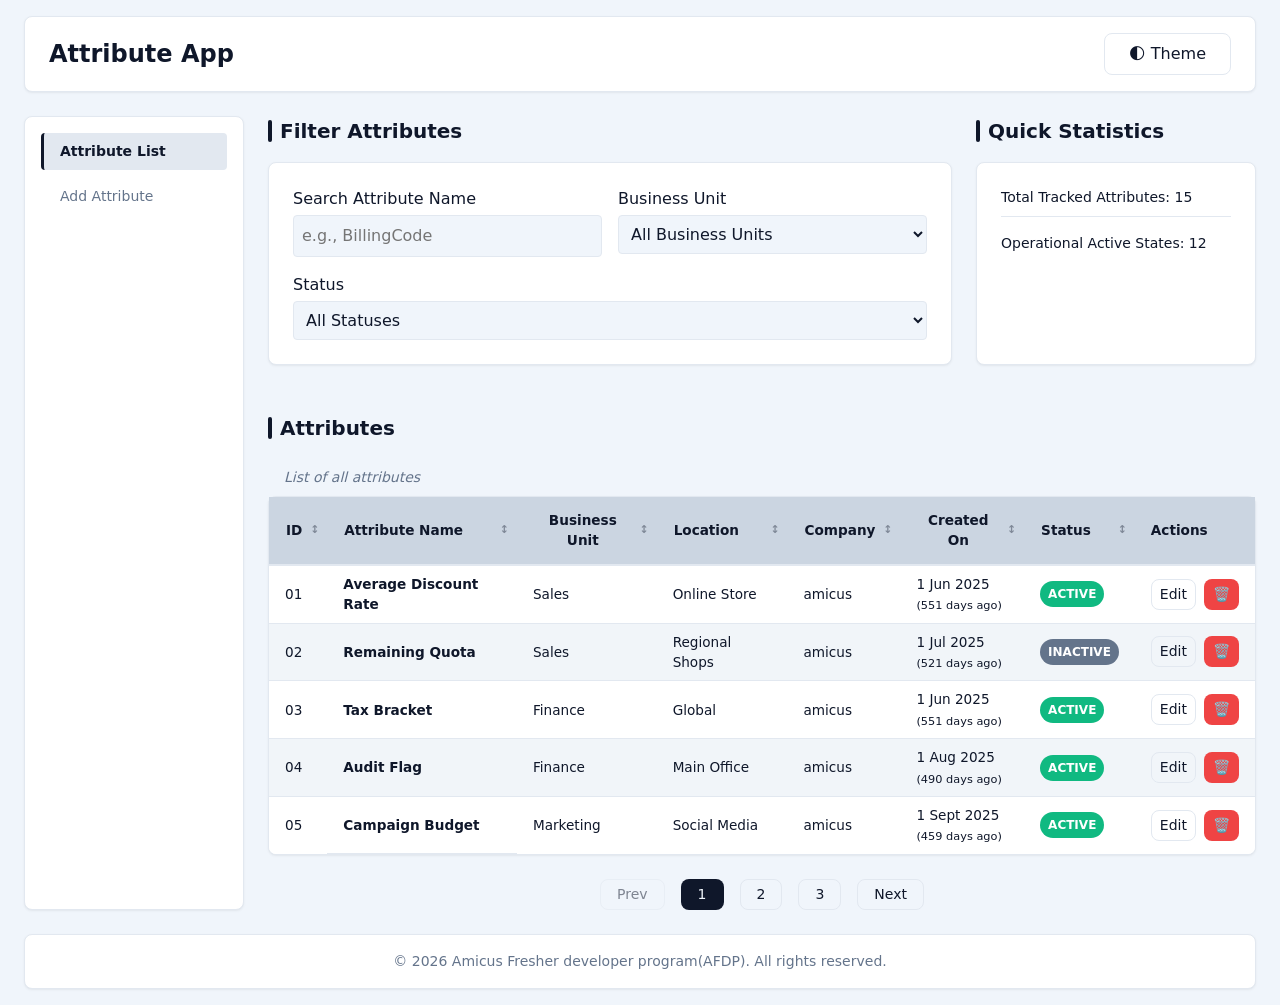
<file: index.html>
<!doctype html>
<html lang="en">

<head>
  <meta charset="UTF-8" />
  <meta name="viewport" content="width=device-width, initial-scale=1.0" />

  <!--SEO and Identity-->
  <title>Attribute App</title>
  <meta name="description" content="A semantic, fully accessible attribute app for AFDP." />
  <link rel="canonical" href="http://localhost:5500/index.html" />
  <meta name="theme-color" content="#ffffff" />

  <!--Open Graph -->
  <meta property="og:title" content="Attribute App" />
  <meta property="og:description" content="A semantic, fully accessible attribute app for AFDP." />
  <meta property="og:type" content="website" />

  <!-- Link and Favicon -->
  <link rel="icon" href="./assets/favicon.ico" />
  <link rel="icon" href="./assets/icon.svg" />
  <link rel="apple-touch-icon" href="./assets/apple-touch-icon.png" />

  <!-- Main Stylesheet -->
  <link rel="stylesheet" href="./css/main.css" />
  <script type="module" defer src="./js/main.js"></script>
</head>

<body>
  <!-- Accessibility Landmark: The Skip-Link allows keyboard users to jump to main content -->
  <a href="#main-content" class="skip-link sr-only">Skip to main content</a>

  <!-- Header Landmark -->
  <header role="banner">
    <h1>Attribute App</h1>
    <button id="theme-toggle" class="btn btn--ghost" aria-label="Toggle theme">🌓 Theme</button>
  </header>
  <!-- Primary Navigation Landmark -->
  <nav role="navigation" aria-label="Primary">
    <ul>
      <li>
        <a href="index.html" aria-current="page">Attribute List</a>
      </li>
      <li>
        <a href="add-attribute.html">Add Attribute</a>
      </li>
    </ul>
  </nav>

  <!-- Main Landmark -->
  <main id="main-content">
    <div id="results-status" class="sr-only" aria-live="polite"></div>
    <!-- Section 1: Filtering Attributes -->
    <section aria-labelledby="filter-heading">
      <h2 id="filter-heading">Filter Attributes</h2>

      <!-- Search Landmark Role for Form Filters -->
      <form role="search" method="get" action="index.html" aria-label="Filter attributes">
        <div class="form-field">
          <label class="form-field__label" for="search-term">Search Attribute Name</label>
          <input class="form-field__input" type="search" id="search-term" name="q" inputmode="search" autocomplete="off"
            placeholder="e.g., BillingCode" />
        </div>

        <div class="form-field">
          <label class="form-field__label" for="filter-business-unit">Business Unit</label>
          <select class="form-field__input" id="filter-business-unit" name="businessUnit">
            <option value="">All Business Units</option>
            <option value="sales">Sales</option>
            <option value="finance">Finance</option>
            <option value="marketing">Marketing</option>
          </select>
        </div>

        <div class="form-field">
          <label class="form-field__label" for="filter-status">Status</label>
          <select class="form-field__input" id="filter-status" name="status">
            <option value="">All Statuses</option>
            <option value="active">Active Only</option>
            <option value="inactive">Inactive Only</option>
          </select>
        </div>
      </form>
    </section>

    <!-- Section 2: Core Data Content -->
    <section aria-labelledby="data-heading">
      <h2 id="data-heading">Attributes</h2>

      <!--Table for displaying attributes-->
      <table class="table">
        <caption>
          List of all attributes
        </caption>
        <thead>
          <tr>
            <!-- Added IDs for the headers attribute mapping in the Actions column -->
            <th id="column-id" scope="col" aria-sort="none">
              <button type="button" class="btn btn--ghost">ID</button>
            </th>
            <th id="column-name" scope="col" aria-sort="none">
              <button type="button" class="btn btn--ghost">Attribute Name</button>
            </th>
            <th id="column-business-unit" scope="col" aria-sort="none">
              <button type="button" class="btn btn--ghost">Business Unit</button>
            </th>
            <th id="column-location" scope="col" aria-sort="none">
              <button type="button" class="btn btn--ghost">Location</button>
            </th>
            <th id="column-company" scope="col" aria-sort="none">
              <button type="button" class="btn btn--ghost">Company</button>
            </th>
            <th id="column-created-on" scope="col" aria-sort="none">
              <button type="button" class="btn btn--ghost">Created On</button>
            </th>
            <th id="column-status" scope="col" aria-sort="none">
              <button type="button" class="btn btn--ghost">Status</button>
            </th>
            <th id="column-actions" scope="col">Actions</th>
          </tr>
        </thead>
        <tbody aria-live="polite">
        </tbody>
      </table>
    </section>

    <aside aria-labelledby="stats-heading">
      <h2 id="stats-heading">Quick Statistics</h2>
      <div class="stats-card">
        <ul>
          <li id="statistic-total">Total Tracked Attributes: 0</li>
          <li id="statistic-active">Operational Active States: 0</li>
        </ul>
      </div>
    </aside>
  </main>
  <footer role="contentinfo">
    <p>
      &copy; 2026 Amicus Fresher developer program(AFDP). All rights reserved.
    </p>
  </footer>
</body>

</html>
</file>
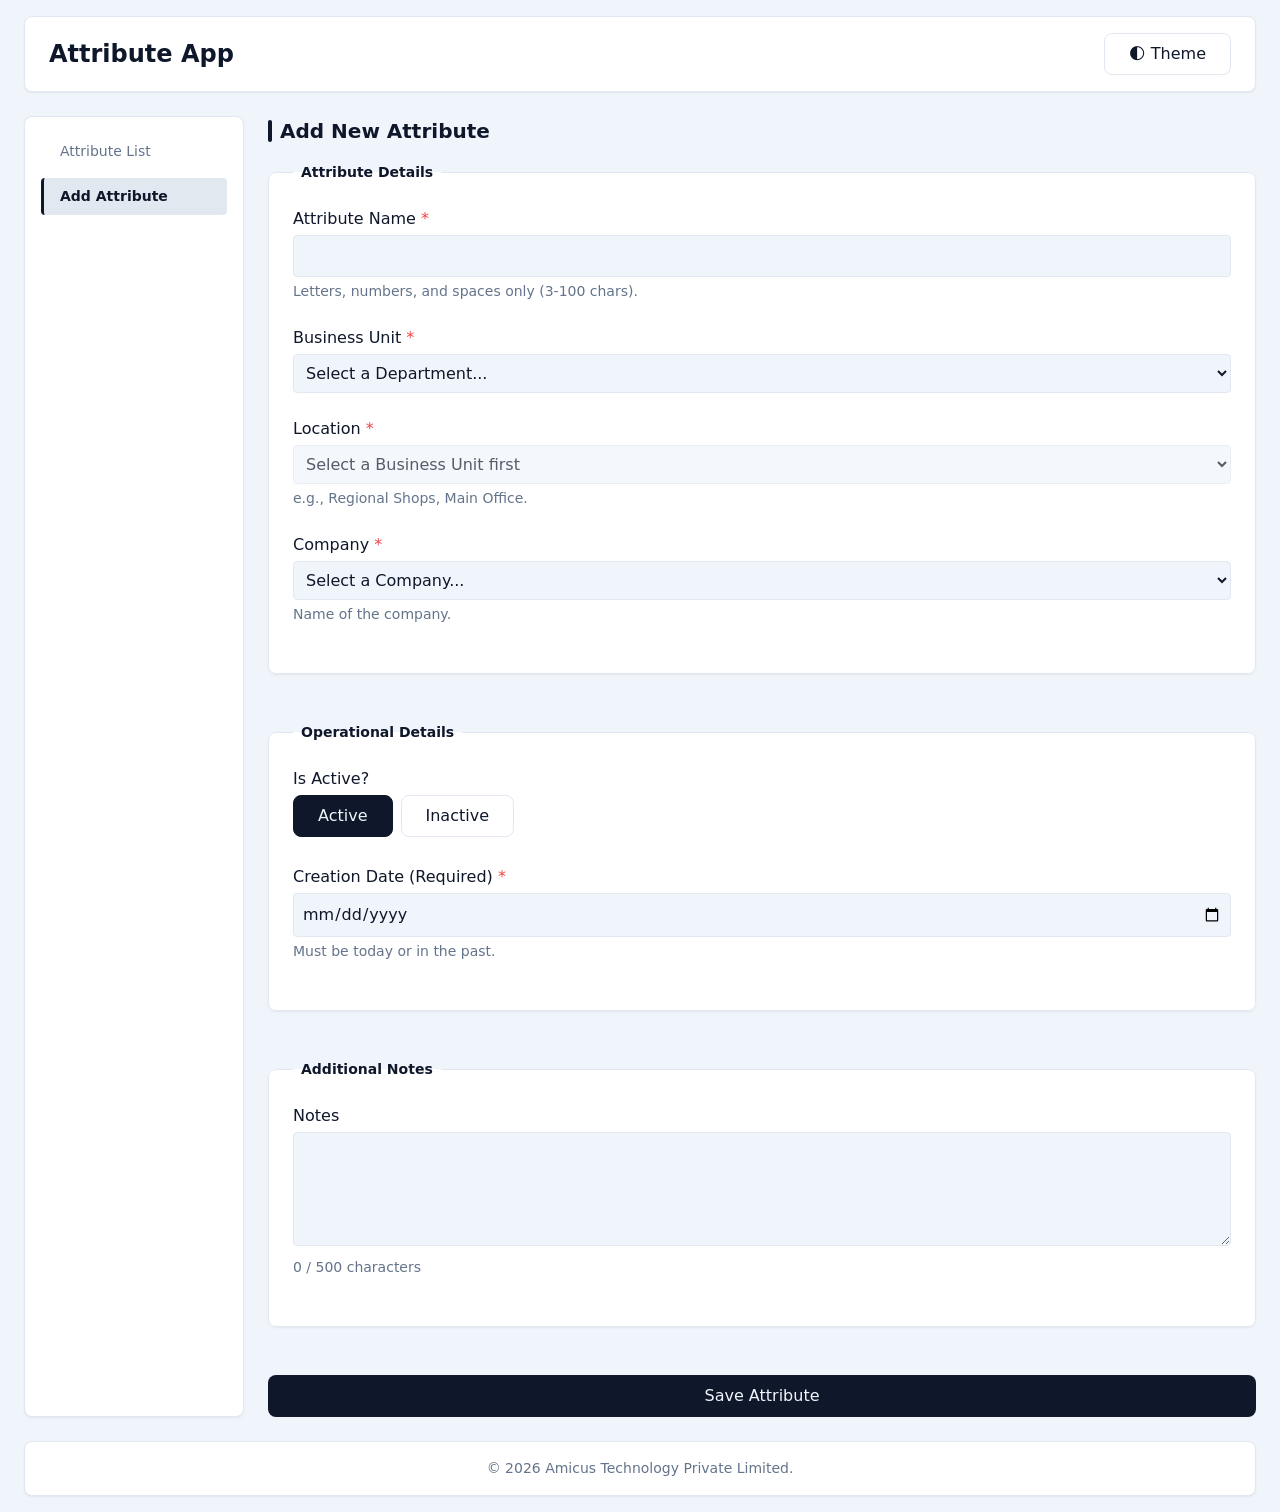
<file: add-attribute.html>
<!doctype html>
<html lang="en">
  <head>
    <meta charset="UTF-8" />
    <meta name="viewport" content="width=device-width, initial-scale=1.0" />

    <!--SEO and Identity-->
    <title>Add Attribute | Attribute App</title>
    <meta
      name="description"
      content="A semantic, fully accessible attribute app for AFDP."
    />
    <link rel="canonical" href="http://localhost:5500/add-attribute.html" />
    <meta name="theme-color" content="#ffffff" />

    <!--Open Graph -->
    <meta property="og:title" content="Add Attribute | Attribute App" />
    <meta
      property="og:description"
      content="A semantic, fully accessible attribute app for AFDP."
    />
    <meta property="og:type" content="website" />

    <!-- Link and Favicon -->
    <link rel="icon" href="./assets/favicon.ico" />
    <link rel="icon" href="./assets/icon.svg" />
    <link rel="apple-touch-icon" href="./assets/apple-touch-icon.png" />

    <!-- Main Stylesheet -->
    <link rel="stylesheet" href="./css/main.css" />
    <script type="module" defer src="./js/main.js"></script>
  </head>

  <body>
    <!-- Accessibility Landmark: The Skip-Link allows keyboard users to jump to main content -->
    <a href="#main-content" class="skip-link sr-only">Skip to main content</a>

    <!-- Header Landmark -->
    <header role="banner">
      <h1>Attribute App</h1>
      <button id="theme-toggle" class="btn btn--ghost" aria-label="Toggle theme">🌓 Theme</button>
    </header>
    <!-- Primary Navigation Landmark -->
    <nav role="navigation" aria-label="Primary">
      <ul>
        <li>
          <a href="index.html">Attribute List</a>
        </li>
        <li>
          <a href="add-attribute.html"  aria-current="page">Add Attribute</a>
        </li>
      </ul>
    </nav>

    <!--Main Content Area-->
    <main id="main-content">
      <!--The empty Error Summary (hidden for now) -->
      <div
        id="form-error-summary"
        role="alert"
        aria-live="assertive"
        hidden
      ></div>

      <section aria-labelledby="form-title">
        <h2 id="form-title">Add New Attribute</h2>

        <!--The novalidate form -->
        <form method="post" action="#" novalidate aria-labelledby="form-title">
          <fieldset>
            <legend>Attribute Details</legend>
            <div class="form-field">
              <label class="form-field__label" for="attribute-name"
                >Attribute Name</label
              >
              <input
                class="form-field__input"
                type="text"
                id="attribute-name"
                name="attributeName"
                required
                minlength="3"
                maxlength="100"
                pattern="^[a-zA-Z0-9 _-]+$"
                aria-describedby="attribute-name-hint attribute-name-error"
              />
              <span class="form-field__hint" id="attribute-name-hint"
                >Letters, numbers, and spaces only (3-100 chars).</span
              >
              <span
                class="form-field__error"
                id="attribute-name-error"
                role="alert"
                aria-live="polite"
              ></span>
            </div>

            <div class="form-field">
              <label class="form-field__label" for="attribute-business-unit"
                >Business Unit</label
              >
              <select
                class="form-field__input"
                id="attribute-business-unit"
                name="businessUnit"
                required
                aria-describedby="attribute-business-unit-error"
              >
                <option value="">Select a Department...</option>
                <option value="sales">Sales</option>
                <option value="finance">Finance</option>
                <option value="marketing">Marketing</option>
              </select>
              <span
                class="form-field__error"
                id="attribute-business-unit-error"
                role="alert"
                aria-live="polite"
              ></span>
            </div>

            <div class="form-field">
              <label class="form-field__label" for="attribute-location"
                >Location</label
              >
              <select
                class="form-field__input"
                id="attribute-location"
                name="customerLocation"
                required
                aria-describedby="attribute-location-hint attribute-location-error"
              >
                <option value="">Select a Business Unit first</option>
              </select>
              <span class="form-field__hint" id="attribute-location-hint"
                >e.g., Regional Shops, Main Office.</span
              >
              <span
                class="form-field__error"
                id="attribute-location-error"
                role="alert"
                aria-live="polite"
              ></span>
            </div>

            <div class="form-field">
              <label class="form-field__label" for="attribute-company"
                >Company</label
              >
              <select
                class="form-field__input"
                id="attribute-company"
                name="company"
                required
                aria-describedby="attribute-company-hint attribute-company-error"
              >
                <option value="">Select a Company...</option>
              </select>
              <span class="form-field__hint" id="attribute-company-hint"
                >Name of the company.</span
              >
              <span
                class="form-field__error"
                id="attribute-company-error"
                role="alert"
                aria-live="polite"
              ></span>
            </div>
          </fieldset>

          <fieldset>
            <legend>Operational Details</legend>

            <div class="form-field">
              <span id="status-group-label" class="form-field__label">Is Active?</span>
              <!-- Radio buttons wrapped in a group for screen readers -->
              <div role="group" aria-labelledby="status-group-label">
                <input
                  class="form-field__input"
                  type="radio"
                  id="status-active"
                  name="isActive"
                  value="true"
                  checked
                />
                <label class="form-field__label" for="status-active"
                  >Active</label
                >

                <input
                  class="form-field__input"
                  type="radio"
                  id="status-inactive"
                  name="isActive"
                  value="false"
                />
                <label class="form-field__label" for="status-inactive"
                  >Inactive</label
                >
              </div>
            </div>

            <div class="form-field">
              <label class="form-field__label" for="attribute-date"
                >Creation Date (Required)</label
              >
              <input
                class="form-field__input"
                type="date"
                id="attribute-date"
                name="createdOn"
                required
                max="2026-07-14"
                aria-describedby="attribute-date-hint attribute-date-error"
              />
              <span class="form-field__hint" id="attribute-date-hint"
                >Must be today or in the past.</span
              >
              <span
                class="form-field__error"
                id="attribute-date-error"
                role="alert"
                aria-live="polite"
              ></span>
            </div>
          </fieldset>

          <fieldset>
            <legend>Additional Notes</legend>
            <div class="form-field">
              <label class="form-field__label" for="attribute-notes">Notes</label>
              <textarea
                class="form-field__input"
                id="attribute-notes"
                name="notes"
                rows="4"
                maxlength="500"
                aria-describedby="attribute-notes-hint attribute-notes-error"
              ></textarea>
              <span class="form-field__hint" id="attribute-notes-hint"
                >0 / 500 characters</span
              >
              <span
                class="form-field__error"
                id="attribute-notes-error"
                role="alert"
                aria-live="polite"
              ></span>
            </div>
          </fieldset>

          <button class="btn btn--primary" type="submit">Save Attribute</button>
        </form>
      </section>
    </main>

    <footer role="contentinfo">
      <p>&copy; 2026 Amicus Technology Private Limited.</p>
    </footer>
  </body>
</html>
</file>
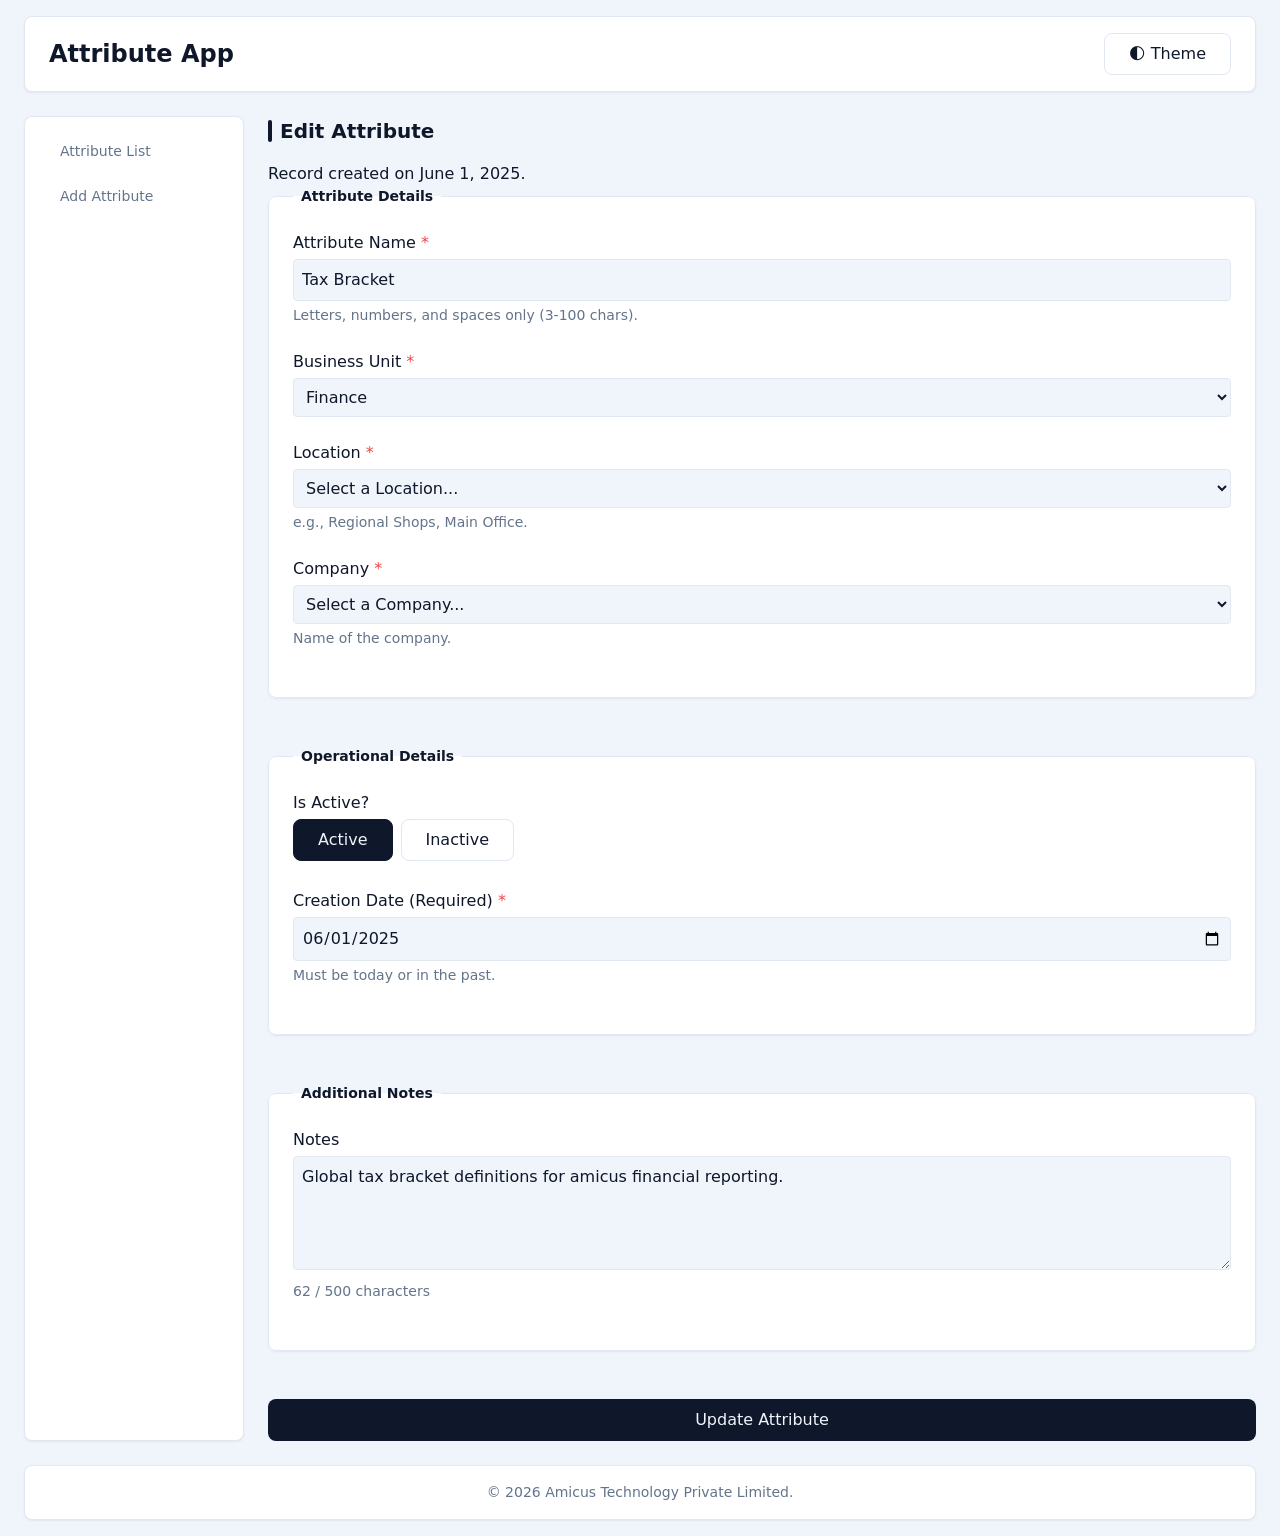
<file: edit-attribute.html>
<!doctype html>
<html lang="en">
  <head>
    <meta charset="UTF-8" />
    <meta name="viewport" content="width=device-width, initial-scale=1.0" />

    <!--SEO and Identity-->
    <title>Edit Attribute | Attribute App</title>
    <meta
      name="description"
      content="Edit an existing semantic, fully accessible attribute."
    />
    <link rel="canonical" href="http://localhost:5500/edit-attribute.html" />
    <meta name="theme-color" content="#ffffff" />

    <!--Open Graph -->
    <meta property="og:title" content="Edit Attribute | Attribute App" />
    <meta
      property="og:description"
      content="Edit an existing semantic, fully accessible attribute."
    />
    <meta property="og:type" content="website" />

    <!-- Link and Favicon -->
    <link rel="icon" href="./assets/favicon.ico" />
    <link rel="icon" href="./assets/icon.svg" />
    <link rel="apple-touch-icon" href="./assets/apple-touch-icon.png" />

    <!-- Main Stylesheet -->
    <link rel="stylesheet" href="./css/main.css" />
    <script type="module" defer src="./js/main.js"></script>
  </head>

  <body>
    <!-- Accessibility Landmark: The Skip-Link allows keyboard users to jump to main content -->
    <a href="#main-content" class="skip-link sr-only">Skip to main content</a>

    <!-- Header Landmark -->
    <header role="banner">
      <h1>Attribute App</h1>
      <button id="theme-toggle" class="btn btn--ghost" aria-label="Toggle theme">🌓 Theme</button>
    </header>
    <!-- Primary Navigation Landmark -->
    <nav role="navigation" aria-label="Primary">
      <ul>
        <li>
          <a href="index.html">Attribute List</a>
        </li>
        <li>
          <a href="add-attribute.html">Add Attribute</a>
        </li>
      </ul>
    </nav>

    <!--Main Content Area-->
    <main id="main-content">
      <!--The empty Error Summary (hidden for now) -->
      <div
        id="form-error-summary"
        role="alert"
        aria-live="assertive"
        hidden
      ></div>

      <section aria-labelledby="form-title">
        <h2 id="form-title">Edit Attribute</h2>

        <!-- Read-only metadata using <time> -->
        <p class="meta">
          Record created on
          <time datetime="2025-06-01T14:30:00Z">June 1, 2025</time>.
        </p>

        <!--The novalidate form -->
        <form
          method="post"
          action="/update-attribute"
          novalidate
          aria-labelledby="form-title"
        >
          <!-- Hidden ID field -->
          <input type="hidden" name="id" value="3" />

          <fieldset>
            <legend>Attribute Details</legend>
            <div class="form-field">
              <label class="form-field__label" for="attribute-name"
                >Attribute Name</label
              >
              <input
                class="form-field__input"
                type="text"
                id="attribute-name"
                name="attributeName"
                value="Tax Bracket"
                required
                minlength="3"
                maxlength="100"
                pattern="^[a-zA-Z0-9 _-]+$"
                aria-describedby="attribute-name-hint attribute-name-error"
              />
              <span class="form-field__hint" id="attribute-name-hint"
                >Letters, numbers, and spaces only (3-100 chars).</span
              >
              <span
                class="form-field__error"
                id="attribute-name-error"
                role="alert"
                aria-live="polite"
              ></span>
            </div>

            <div class="form-field">
              <label class="form-field__label" for="attribute-business-unit"
                >Business Unit</label
              >
              <select
                class="form-field__input"
                id="attribute-business-unit"
                name="businessUnit"
                required
                aria-describedby="attribute-business-unit-error"
              >
                <option value="">Select a Department...</option>
                <option value="sales">Sales</option>
                <option value="finance" selected>Finance</option>
                <option value="marketing">Marketing</option>
              </select>
              <span
                class="form-field__error"
                id="attribute-business-unit-error"
                role="alert"
                aria-live="polite"
              ></span>
            </div>

            <div class="form-field">
              <label class="form-field__label" for="attribute-location"
                >Location</label
              >
              <select
                class="form-field__input"
                id="attribute-location"
                name="customerLocation"
                required
                aria-describedby="attribute-location-hint attribute-location-error"
              >
                <option value="">Select a Business Unit first</option>
              </select>
              <span class="form-field__hint" id="attribute-location-hint"
                >e.g., Regional Shops, Main Office.</span
              >
              <span
                class="form-field__error"
                id="attribute-location-error"
                role="alert"
                aria-live="polite"
              ></span>
            </div>

            <div class="form-field">
              <label class="form-field__label" for="attribute-company"
                >Company</label
              >
              <select
                class="form-field__input"
                id="attribute-company"
                name="company"
                required
                aria-describedby="attribute-company-hint attribute-company-error"
              >
                <option value="">Select a Company...</option>
              </select>
              <span class="form-field__hint" id="attribute-company-hint"
                >Name of the company.
              </span>
              <span
                class="form-field__error"
                id="attribute-company-error"
                role="alert"
                aria-live="polite"
              ></span>
            </div>
          </fieldset>

          <fieldset>
            <legend>Operational Details</legend>

            <div class="form-field">
              <span id="status-group-label" class="form-field__label">Is Active?</span>
              <!-- Radio buttons wrapped in a group for screen readers -->
              <div role="group" aria-labelledby="status-group-label">
                <input 
                  class="form-field__input"
                  type="radio"
                  id="status-active"
                  name="isActive"
                  value="true"
                  checked
                />
                <label class="form-field__label" for="status-active">Active</label>

                <input
                  class="form-field__input"
                  type="radio"
                  id="status-inactive"
                  name="isActive"
                  value="false"
                />
                <label class="form-field__label" for="status-inactive">Inactive</label>
              </div>
            </div>

            <div class="form-field">
              <label class="form-field__label" for="attribute-date">Creation Date (Required)</label>
              <input
                class="form-field__input"
                type="date"
                id="attribute-date"
                name="createdOn"
                value="2025-06-01"
                required
                max="2026-07-14"
                aria-describedby="attribute-date-hint attribute-date-error"
              />
              <span class="form-field__hint" id="attribute-date-hint">Must be today or in the past.</span>
              <span class="form-field__error" id="attribute-date-error" role="alert" aria-live="polite"></span>
            </div>
          </fieldset>

          <fieldset>
            <legend>Additional Notes</legend>
            <div class="form-field">
              <label class="form-field__label" for="attribute-notes">Notes</label>
              <textarea
                class="form-field__input"
                id="attribute-notes"
                name="notes"
                rows="4"
                maxlength="500"
                aria-describedby="attribute-notes-hint attribute-notes-error"
              >Global tax bracket definitions for amicus financial reporting.</textarea
              >
              <span class="form-field__hint" id="attribute-notes-hint">62 / 500 characters</span>
              <span
                class="form-field__error"
                id="attribute-notes-error"
                role="alert"
                aria-live="polite"
              ></span>
            </div>
          </fieldset>

          <button type="submit" class="btn btn--primary">Update Attribute</button>
        </form>
      </section>
    </main>

    <footer role="contentinfo">
      <p>&copy; 2026 Amicus Technology Private Limited.</p>
    </footer>
  </body>
</html>
</file>
<file: css/main.css>
/* main.css */
@layer reset, tokens, base, layout, components, utilities, pages;

@import 'reset.css' layer(reset);
@import 'tokens.css' layer(tokens);
@import 'base.css' layer(base);
@import 'layout.css' layer(layout);
@import 'components.css' layer(components);
@import 'utilities.css' layer(utilities);
@import 'pages.css' layer(pages);
</file>
